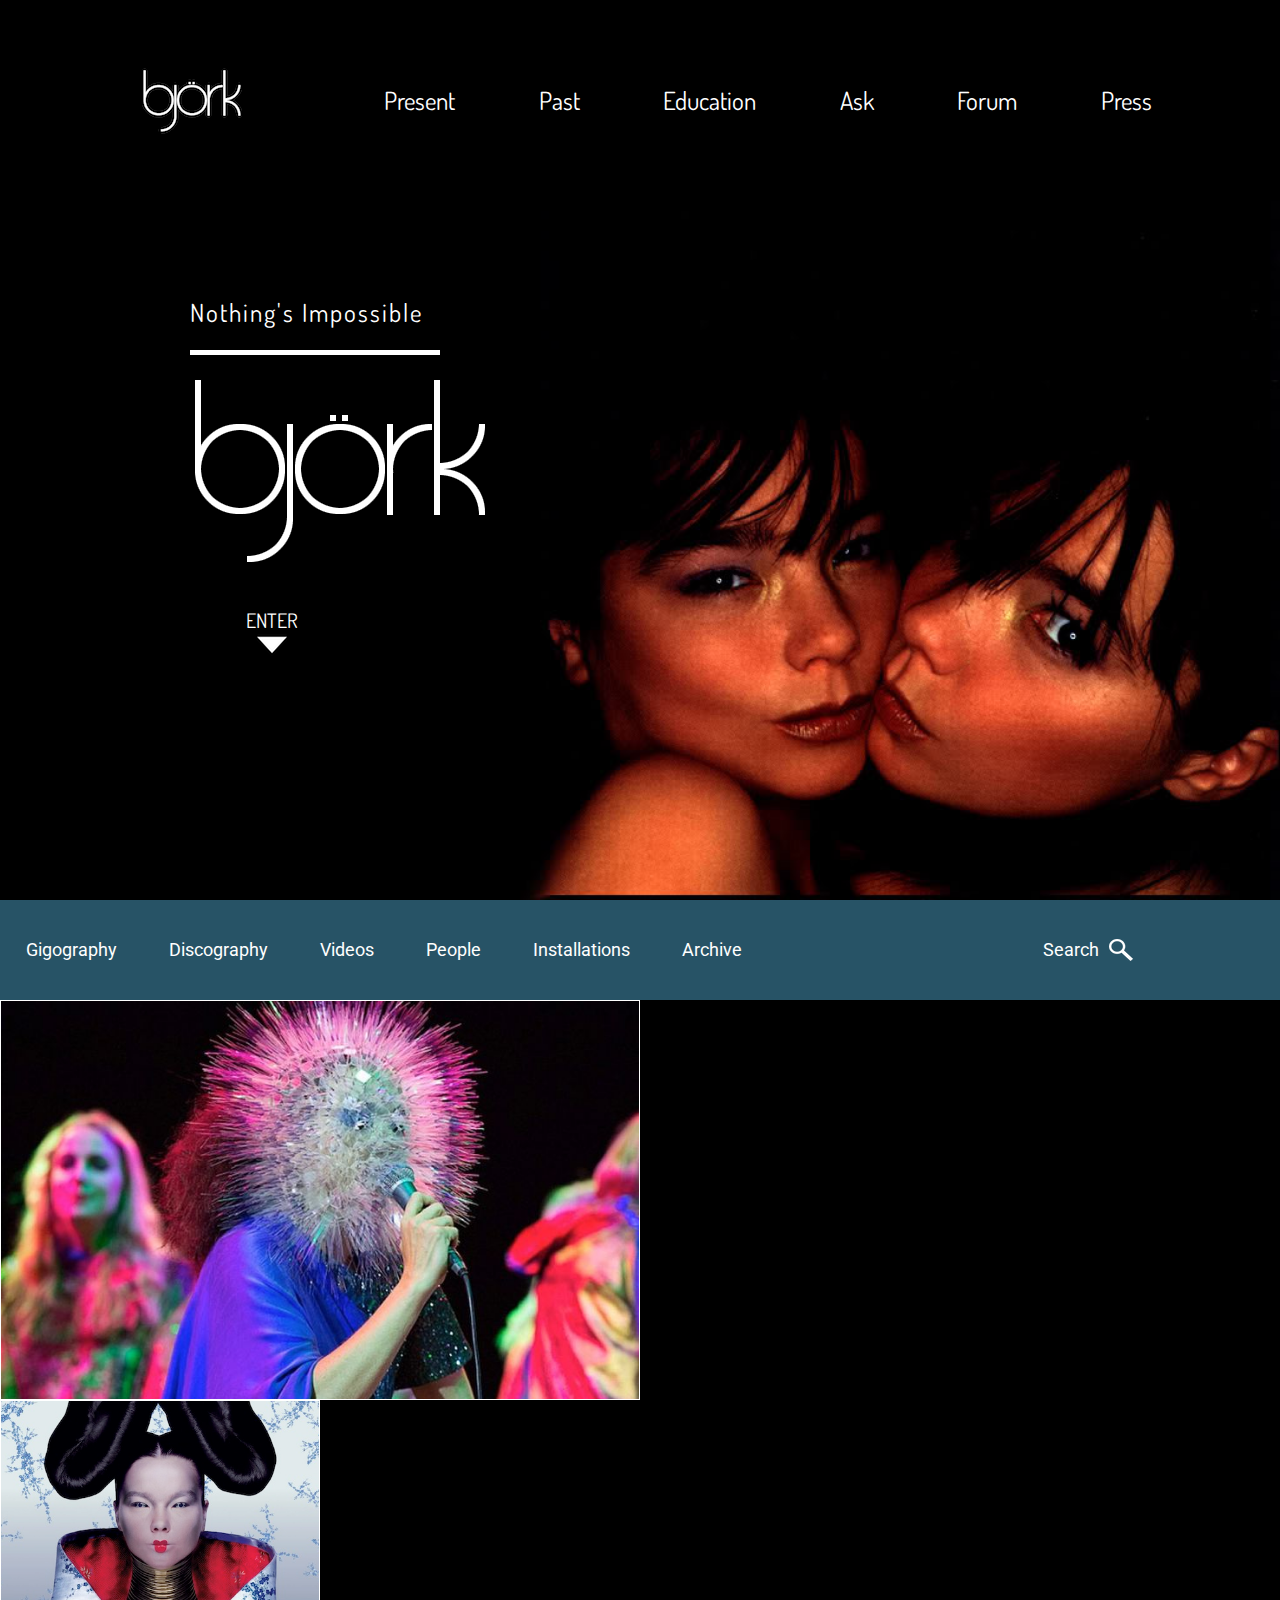
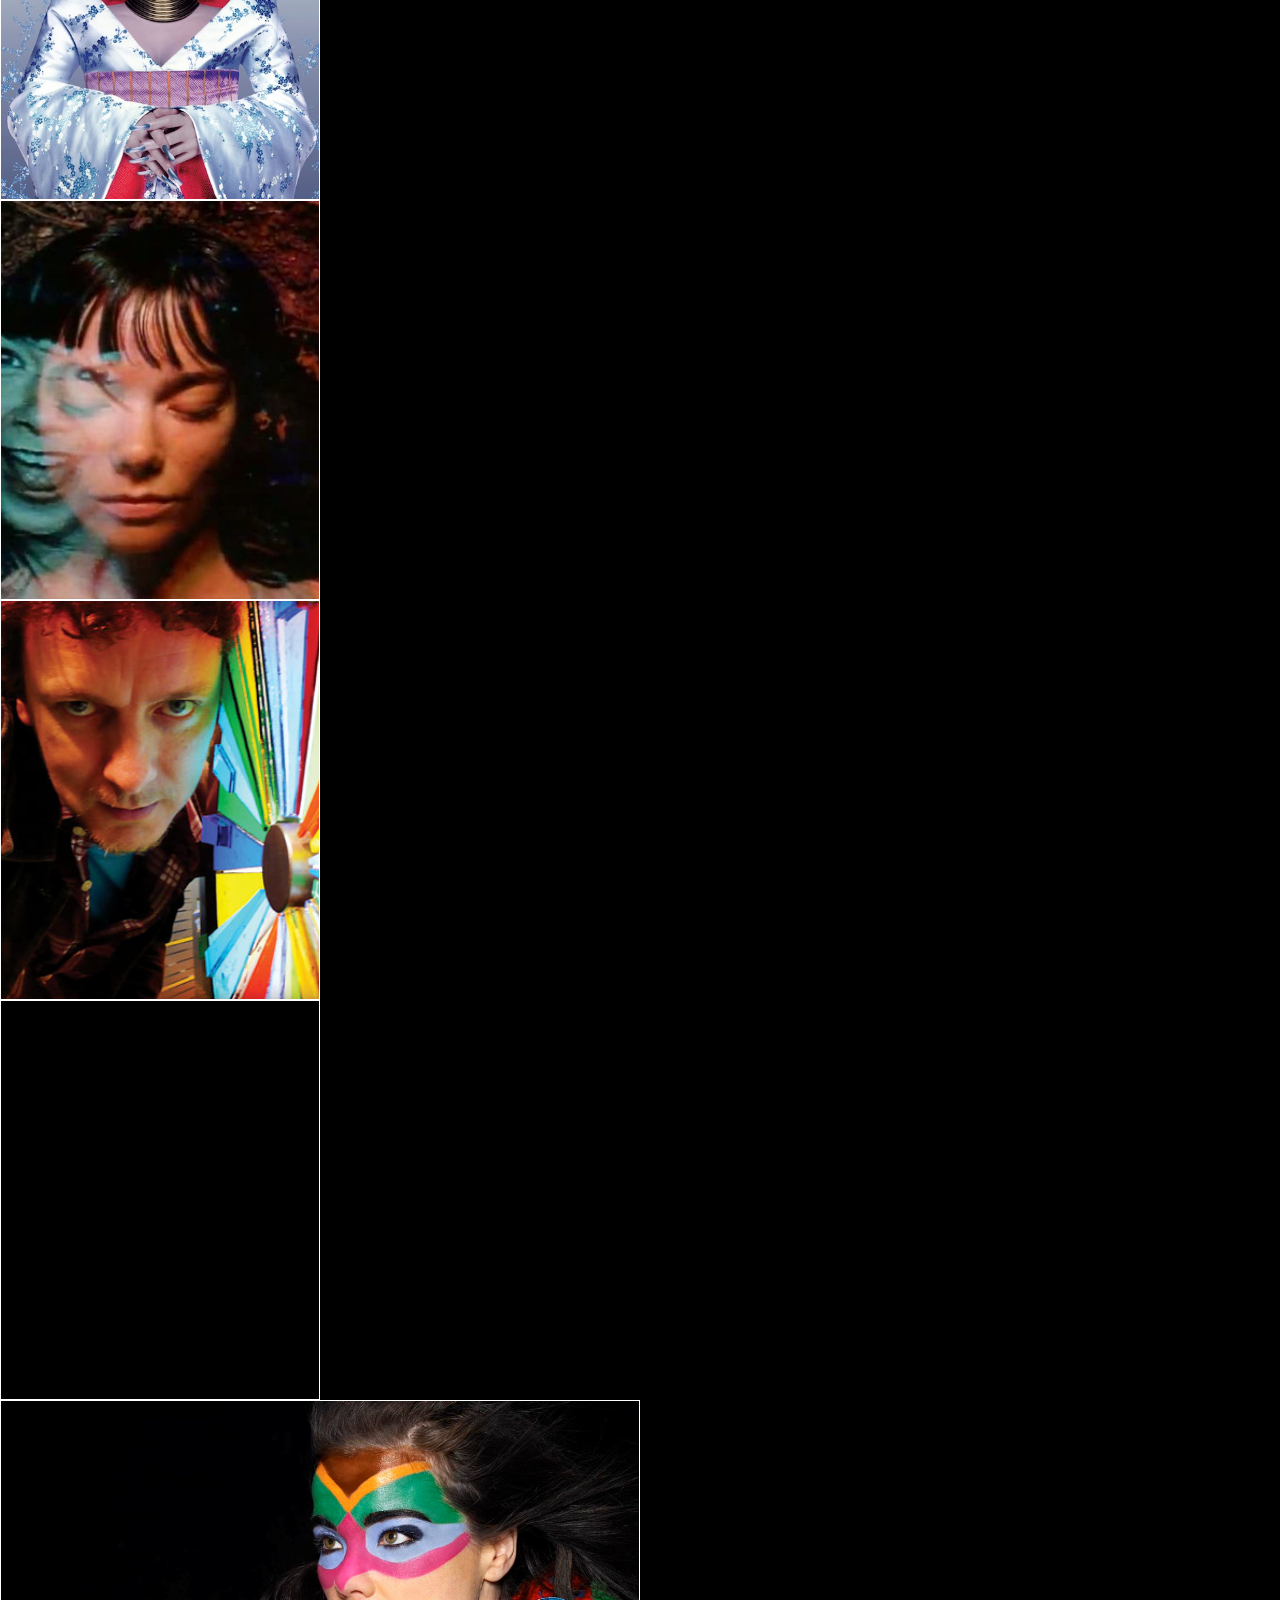
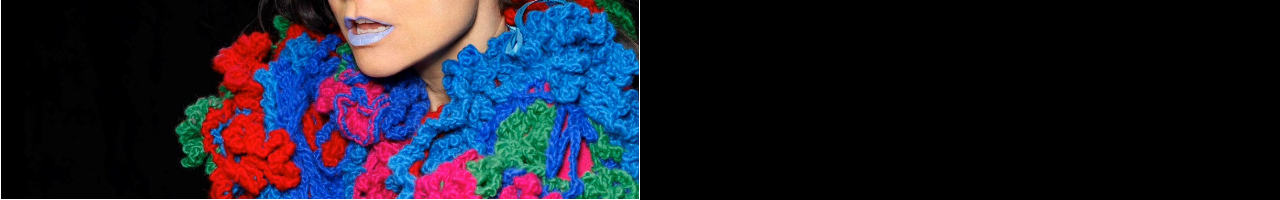
<file: index.html>
<!DOCTYPE html>
<html>
  <head>
    <meta charset="utf-8">
    <link href="css/main.css" rel='stylesheet' type='text/css'>
    <link href='https://fonts.googleapis.com/css?family=Dosis' rel='stylesheet' type='text/css'>
    <link href='https://fonts.googleapis.com/css?family=Roboto' rel='stylesheet' type='text/css'>
    <meta name="viewport" content="width=device-width">
    <title>Björk's World</title>
  </head>
  <body>
    <div class="hero">
      <div class="header">
        <div class="logo">
          <img src="img/bjork_logo small.gif" alt="Björk logo in rounded lowercase letters"/>
        </div>
        <div class="header-nav">
          <ul>
            <li><a href="#">Present</a></li>
            <li><a href="#">Past</a></li>
            <li><a href="#">Education</a></li>
            <li><a href="#">Ask</a></li>
            <li><a href="#">Forum</a></li>
            <li><a href="#">Press</a></li>
          </ul>
        </div>
      </div>
      <div class="hero-banner">
        <p class="first-line">Nothing's Impossible</p>
        <div class="separator-line"></div>
        <div class="second-line">
          <img src="img/bjork_logo.gif" alt="Björk logo in rounded lowercase letters"/>
        </div>
        <div class="enter">
          <p><a href="#">Enter</a></p>
          <img src="img/arrow.png" alt="white down arrow"/>
        </div>
      </div>
    </div>
    <div class="gallery-header">
      <div class="gallery-nav">
        <ul>
          <li><a href="#">Gigography</a></li>
          <li><a href="#">Discography</a></li>
          <li><a href="#">Videos</a></li>
          <li><a href="#">People</a></li>
          <li><a href="#">Installations</a></li>
          <li><a href="#">Archive</a></li>
        </ul>
      </div>
      <div class="search">
        <p><a href="#">Search</a></p>
        <img class="search-icon" src="img/magnify.png" alt="magnifying glass icon"/>
      </div>
    </div>
    <div class="gallery">
      <div class="image gig"></div>
      <div class="image disc"></div>
      <div class="image vid"></div>
      <div class="image peeps"></div>
      <div class="image install"></div>
      <div class="image archive"></div>
    </div>
  </body>
</html>
</file>
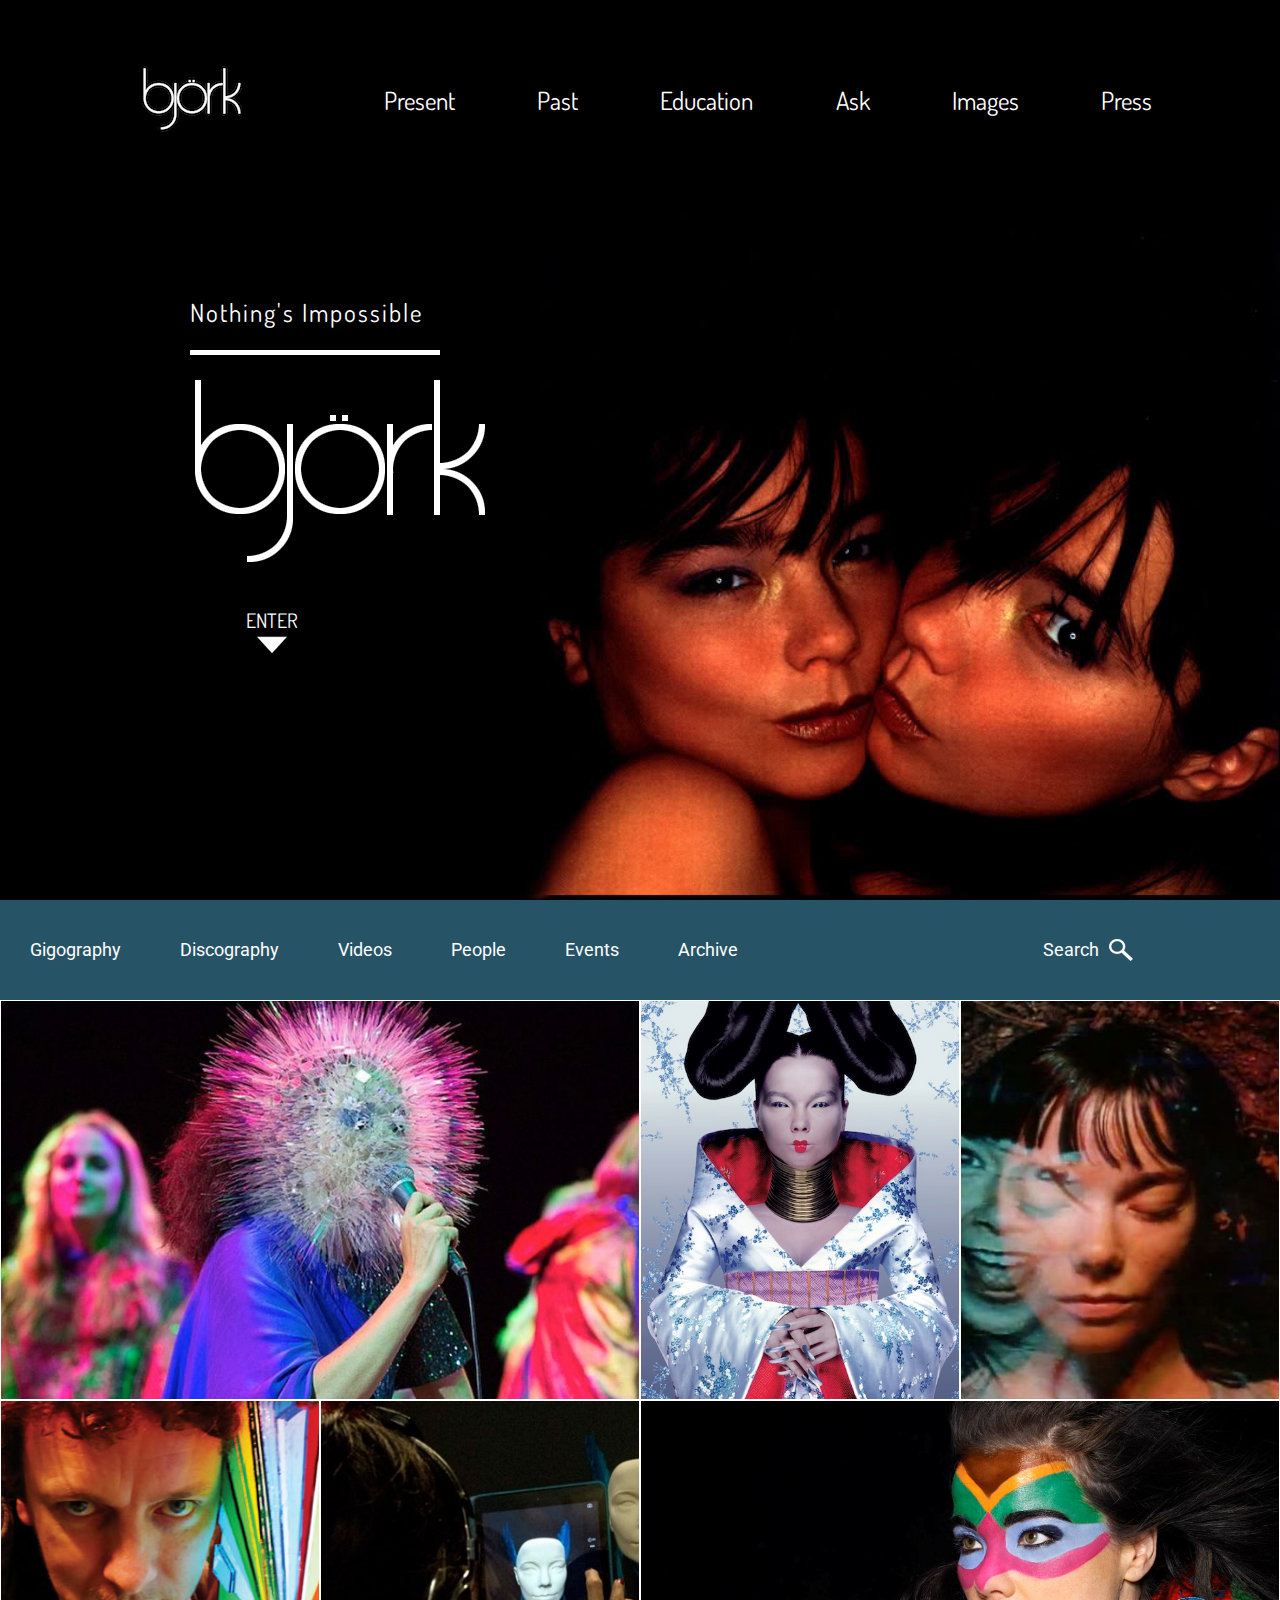
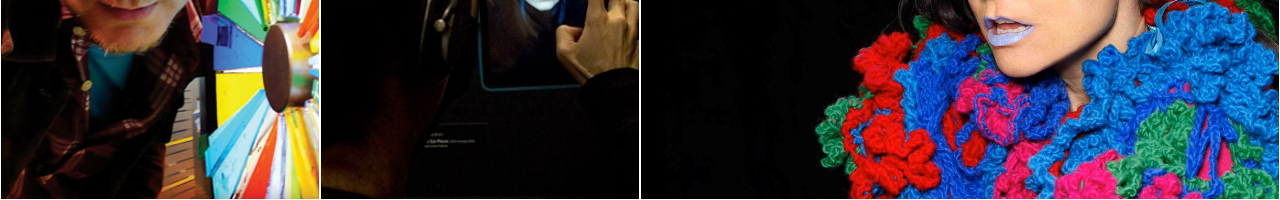
<file: home.html>
<!DOCTYPE html>
<html>
  <head>
    <meta charset="utf-8">
    <link href="css/main.css" rel='stylesheet' type='text/css'>
    <link href='https://fonts.googleapis.com/css?family=Dosis' rel='stylesheet' type='text/css'>
    <link href='https://fonts.googleapis.com/css?family=Roboto' rel='stylesheet' type='text/css'>
    <meta name="viewport" content="width=device-width">
    <title>Björk's World</title>
  </head>
  <body>
    <div class="hero">
      <div class="header">
        <div class="logo">
          <a href="#"><img src="img/bjork_logo small.gif" alt="Björk logo in rounded lowercase letters"/></a>
        </div>
        <div class="header-nav">
          <ul>
            <li><a href="#">Present</a></li>
            <li><a href="#">Past</a></li>
            <li><a href="#">Education</a></li>
            <li><a href="#">Ask</a></li>
            <li><a href="#">Images</a></li>
            <li><a href="#">Press</a></li>
          </ul>
        </div>
      </div>
      <div class="nav-button">
        <a href="#">
          <span></span>
          <span></span>
          <span></span>
        </a>
      </div>
      <div class="hero-banner">
        <p class="first-line">Nothing's Impossible</p>
        <div class="separator-line"></div>
        <div class="second-line">
          <img src="img/bjork_logo.gif" alt="Björk logo in rounded lowercase letters"/>
        </div>
        <div class="enter">
          <p><a href="#">Enter</a></p>
          <img src="img/arrow.png" alt="white down arrow"/>
        </div>
      </div>
    </div>
    <div class="gallery-header">
      <div class="gallery-nav">
        <ul>
          <li><a href="#">Gigography</a></li>
          <li><a href="#">Discography</a></li>
          <li><a href="#">Videos</a></li>
          <li><a href="#">People</a></li>
          <li><a href="#">Events</a></li>
          <li><a href="#">Archive</a></li>
        </ul>
      </div>
      <div class="search">
        <p><a href="#">Search</a></p>
        <img class="search-icon" src="img/magnify.png" alt="magnifying glass icon"/>
      </div>
    </div>
    <div class="gallery">
      <div class="row">
        <div class="image gig">
          <p class="image-label">Gigography</p>
        </div>
        <div class="image disc">
          <p class="image-label">Discography</p>
        </div>
        <div class="image vid">
          <p class="image-label">Videos</p>
        </div>
      </div>
      <div class="row">
        <div class="image peeps">
          <p class="image-label">People</p>
        </div>
        <div class="image events">
          <p class="image-label">Events</p>
        </div>
        <div class="image archive">
          <p class="image-label">Archive</p>
        </div>
      </div>
    </div>
  </body>
</html>
</file>
<file: css/main.css>
/* http://meyerweb.com/eric/tools/css/reset/
   v2.0 | 20110126
   License: none (public domain)
*/
html, body, div, span, applet, object, iframe,
h1, h2, h3, h4, h5, h6, p, blockquote, pre,
a, abbr, acronym, address, big, cite, code,
del, dfn, em, img, ins, kbd, q, s, samp,
small, strike, strong, sub, sup, tt, var,
b, u, i, center,
dl, dt, dd, ol, ul, li,
fieldset, form, label, legend,
table, caption, tbody, tfoot, thead, tr, th, td,
article, aside, canvas, details, embed,
figure, figcaption, footer, header, hgroup,
menu, nav, output, ruby, section, summary,
time, mark, audio, video {
  margin: 0;
  padding: 0;
  border: 0;
  font-size: 100%;
  font: inherit;
  vertical-align: baseline; }

/* HTML5 display-role reset for older browsers */
article, aside, details, figcaption, figure,
footer, header, hgroup, menu, nav, section {
  display: block; }

body {
  line-height: 1; }

ol, ul {
  list-style: none; }

blockquote, q {
  quotes: none; }

blockquote:before, blockquote:after,
q:before, q:after {
  content: '';
  content: none; }

table {
  border-collapse: collapse;
  border-spacing: 0; }

.header .logo, .gallery-header .search {
  display: flex;
  width: 30%;
  height: 200px;
  align-items: center;
  justify-content: center;
  font-family: Dosis;
  font-size: 25px;
  font-weight: normal;
  color: white; }
  .header .logo a, .gallery-header .search a {
    text-decoration: none;
    color: white; }

.header .header-nav, .gallery-header .gallery-nav {
  width: 60%;
  height: 200px;
  display: flex;
  align-items: center;
  justify-content: center; }
  .header .header-nav ul, .gallery-header .gallery-nav ul {
    display: flex;
    justify-content: space-between;
    width: 100%; }
  .header .header-nav li, .gallery-header .gallery-nav li {
    display: inline; }
  .header .header-nav a, .gallery-header .gallery-nav a {
    text-decoration: none;
    font-family: Dosis;
    font-size: 25px;
    font-weight: normal;
    color: white; }
    .header .header-nav a:hover, .gallery-header .gallery-nav a:hover {
      color: #509cbc; }

*,
*::before,
*::after {
  -webkit-box-sizing: border-box;
  -moz-box-sizing: border-box;
  box-sizing: border-box; }

body {
  background: black; }

.header {
  height: 200px;
  display: flex;
  background: black; }
  @media only screen and (max-width: 700px) {
    .header {
      height: 0px;
      width: 0px;
      display: none; } }
  @media only screen and (max-width 700px) {
    .header .logo {
      height: 0px;
      width: 0px;
      display: none; } }
  @media only screen and (max-width: 700px) {
    .header .header-nav {
      height: 0px;
      width: 0px;
      display: none; } }

@media only screen and (max-width: 700px) {
  .nav-button {
    position: absolute;
    top: 20px;
    right: 40px; } }
  @media only screen and (max-width: 700px) and (max-width: 385px) {
    .nav-button {
      right: 20px;
      top: 15px; } }

@media only screen and (max-width: 700px) {
  .nav-button span {
    display: flex;
    flex-direction: column;
    height: 2px;
    width: 30px;
    margin: 5px 0px;
    background: white; } }
.gallery-header {
  height: 100px;
  display: flex;
  justify-content: space-between;
  background: #275366; }
  @media only screen and (max-width: 1010px) {
    .gallery-header {
      padding: 0 20px 0; } }
  @media only screen and (max-width: 878px) {
    .gallery-header {
      display: none; } }
  .gallery-header .gallery-nav {
    height: 100px; }
    .gallery-header .gallery-nav ul {
      justify-content: space-around; }
    .gallery-header .gallery-nav a {
      font-family: Roboto;
      font-size: 18px;
      font-weight: normal;
      color: white; }
  .gallery-header .search {
    height: 100px;
    font-family: Roboto;
    font-size: 18px;
    font-weight: normal;
    color: white; }
    .gallery-header .search p {
      padding-right: 10px;
      text-decoration: none; }
      .gallery-header .search p:hover {
        color: #509cbc; }

.hero {
  background-image: url("../img/2bjorks.jpg");
  background-size: cover;
  background-repeat: no-repeat;
  height: 100vh;
  width: 100vw;
  background-position: center; }
  .hero .hero-banner {
    display: flex;
    align-items: flex-start;
    justify-content: center;
    flex-direction: column;
    margin-top: 130px;
    margin-left: 250px; }
    @media only screen and (max-width: 1483px) {
      .hero .hero-banner {
        margin-top: 100px;
        margin-left: 190px; } }
    @media only screen and (max-width: 1200px) {
      .hero .hero-banner {
        margin-top: 80px;
        margin-left: 150px; } }
    @media only screen and (max-width: 1100px) {
      .hero .hero-banner {
        margin-left: 100px; } }
    @media only screen and (max-width: 966px) {
      .hero .hero-banner {
        margin-top: 60px;
        margin-left: 80px; } }
    @media only screen and (max-width: 915px) {
      .hero .hero-banner {
        margin-top: 15px;
        margin-left: 20px; } }
    @media only screen and (max-width: 330px) {
      .hero .hero-banner {
        margin-left: 10px; } }
    .hero .hero-banner .first-line {
      font-family: Dosis;
      font-size: 25px;
      font-weight: normal;
      color: white;
      letter-spacing: 2px;
      margin-bottom: 10px; }
    .hero .hero-banner .separator-line {
      margin: 15px 0px;
      width: 250px;
      background: white;
      height: 5px; }
    .hero .hero-banner .second-line {
      display: flex;
      justify-content: flex-end;
      align-items: center; }
    .hero .hero-banner .enter {
      color: white;
      font-family: Dosis;
      font-size: 20px;
      font-weight: normal;
      color: white;
      text-transform: uppercase;
      display: flex;
      align-self: flex-start;
      flex-direction: column;
      height: 15%;
      width: 15%;
      align-items: center;
      justify-content: center;
      padding-bottom: 20px;
      padding-top: 40px; }
      .hero .hero-banner .enter a {
        text-decoration: none;
        color: white; }
        .hero .hero-banner .enter a:hover {
          color: #509cbc; }
      @media only screen and (max-width: 700px) {
        .hero .hero-banner .enter {
          height: 0px;
          width: 0px;
          display: none; } }

.gallery {
  display: flex;
  flex-direction: column; }

.row {
  display: flex;
  width: 100%; }
  @media only screen and (max-width: 875px) {
    .row {
      flex-direction: column; } }

.image {
  height: 400px;
  display: flex;
  flex-direction: column;
  justify-content: flex-end;
  border: 1px solid white;
  background: black;
  width: 25%; }
  @media only screen and (max-width: 875px) {
    .image {
      width: 100%; } }

.image p {
  opacity: 0;
  font-family: Dosis;
  font-size: 22px;
  font-weight: normal;
  color: white;
  transition: .2s;
  text-shadow: 0 0 1px black;
  position: relative;
  z-index: 2;
  text-transform: uppercase;
  margin: 0;
  text-align: center;
  line-height: 400px; }
  .image p:hover {
    opacity: 1; }
  .image p:after, .image p:before {
    z-index: -1;
    transition: .2s;
    content: "";
    background-size: cover;
    background-position: center;
    position: absolute;
    top: 0;
    left: 0;
    width: 100%;
    height: 100%;
    background-color: rgba(0, 0, 0, 0.6); }

.gig {
  background-image: url("../img/bjork-spikes.jpg");
  background-position: center;
  background-size: cover;
  width: 50%; }
  @media only screen and (max-width: 875px) {
    .gig {
      width: 100%; } }

.disc {
  background-image: url("../img/homogenic.jpg");
  background-position: center;
  background-size: cover; }

.vid {
  background-image: url("../img/hyperballad.jpg");
  background-position: center;
  background-size: cover; }

.peeps {
  background-image: url("../img/gondry.jpg");
  background-position: center;
  background-size: cover; }

.events {
  background-image: url("../img/MoMa.jpg");
  background-position: center;
  background-size: cover; }

.archive {
  background-image: url("../img/bjork_color.jpg");
  background-position: center;
  background-size: cover;
  width: 50%; }
  @media only screen and (max-width: 875px) {
    .archive {
      width: 100%; } }

/*# sourceMappingURL=main.css.map */
</file>
